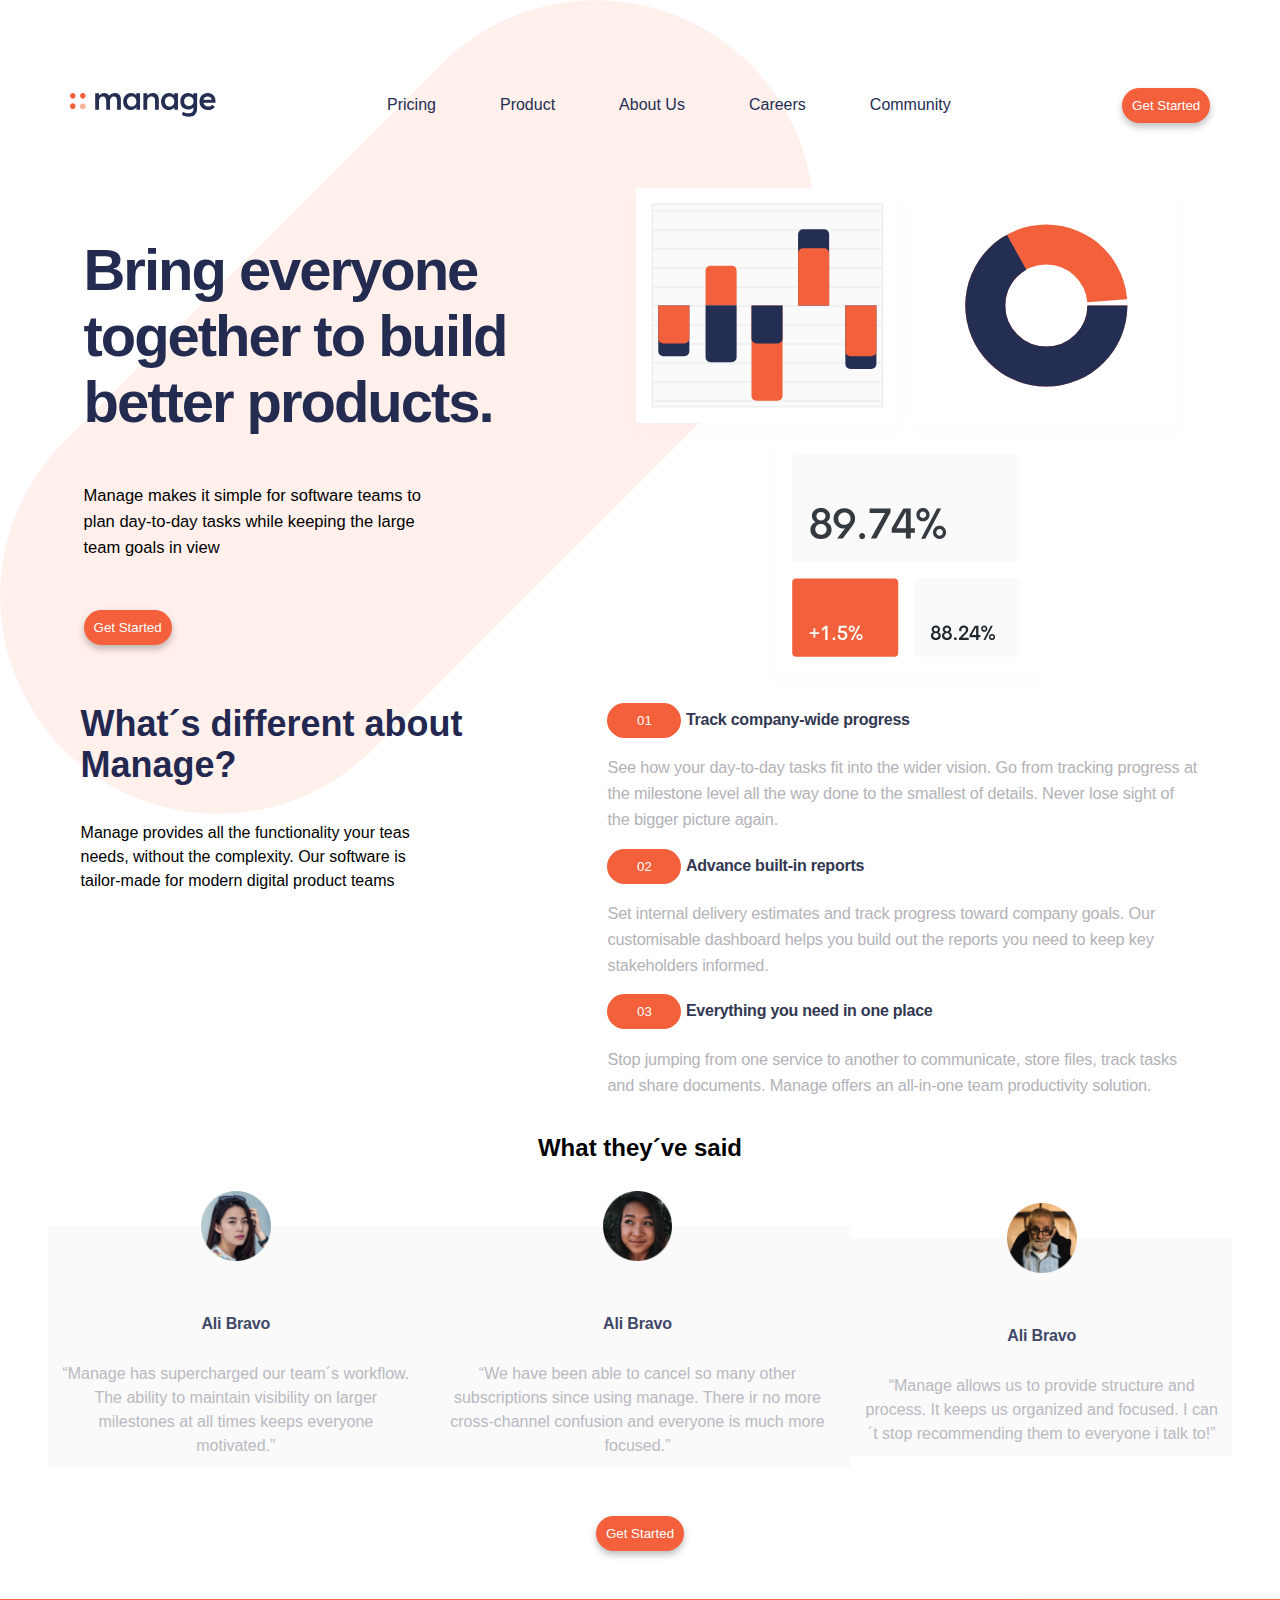
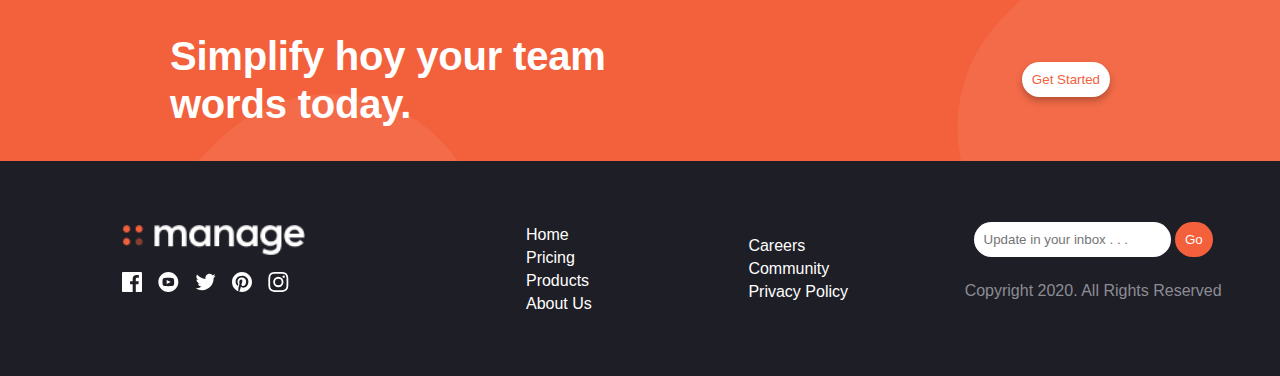
<file: index.html>
<!DOCTYPE html>

<html lang="es">

<head>
    <meta charset="UTF-8">
    <meta http-equiv="X-UA-Compatible" content="IE=edge">
    <link rel="stylesheet" href="css\style.css">
    <meta name="viewport" content="width=device-width, initial-scale=1.0">
</head>

<body>
    <header>
        <img class="logo" src="imagenes\logo.svg" alt="Logo Manage">
        <nav class="navbar">
            <ul class="lista">
                <li class="links"><a href="#">Pricing</a></li>
                <li class="links"><a href="#">Product</a></li>
                <li class="links"><a href="#">About Us</a></li>
                <li class="links"><a href="#">Careers</a></li>
                <li class="links"><a href="#">Community</a></li>
            </ul>
        </nav>
        <button class="boton-naranja" type="button">Get Started</button>
    </header>
    <main>
        <section class="home">
            <article class="text-home">
                <h1>Bring everyone together to build better products.</h1>
                <p>Manage makes it simple for software teams to plan day-to-day tasks while keeping the large team goals
                    in view</p>
                <button class="boton-naranja" type="button">Get Started</button>
            </article>
            <img class="ilustracion" src="imagenes\illustration-intro.svg" alt="ilustraciones graficas">
        </section>
        <section class="aboutUs">
            <article class="aboutUs-text">
                <h2>What´s different about Manage?</h2>
                <p>Manage provides all the functionality your teas needs, without the complexity. Our software is
                    tailor-made for modern digital product teams</p>
            </article>
            <article class="aboutUs-viñetas">
                <ul class="aboutUs-viñetas-lista" type="none">
                    <li>
                        <button>01</button>
                        <h3>Track company-wide progress</h3>
                        <p>See how your day-to-day tasks fit into the wider vision. Go from tracking progress at the
                            milestone level all the way done to the smallest of details. Never lose sight of the bigger
                            picture again.</p>
                    </li>
                    <li>
                        <button>02</button>
                        <h3>Advance built-in reports</h3>
                        <p>Set internal delivery estimates and track progress toward company goals. Our customisable
                            dashboard helps you build out the reports you need to keep key stakeholders informed.</p>
                    </li>
                    <li>
                        <button>03</button>
                        <h3>Everything you need in one place</h3>
                        <p>Stop jumping from one service to another to communicate, store files, track tasks and share
                            documents. Manage offers an all-in-one team productivity solution.</p>
                    </li>
                </ul>
            </article>
        </section>
        <section class="testimonios">
            <h2>What they´ve said</h2>
            <div>
                <article class="cards">
                    <img src="imagenes/avatar-anisha.png" alt="Anisha">
                    <h3>Ali Bravo</h3>
                    <p>“Manage has supercharged our team´s workflow. The ability to maintain visibility on larger
                        milestones
                        at all times keeps everyone motivated.”</p>
                </article>
                <article class="cards">
                    <img src="imagenes/avatar-ali.png" alt="Ali">
                    <h3>Ali Bravo</h3>
                    <p>“We have been able to cancel so many other subscriptions since using manage. There ir no more
                        cross-channel confusion and everyone is much more focused.”</p>
                </article>
                <article class="cards">
                    <img src="imagenes/avatar-richard.png" alt="Richard">
                    <h3>Ali Bravo</h3>
                    <p>“Manage allows us to provide structure and process. It keeps us organized and focused. I can´t
                        stop
                        recommending them to everyone i talk to!”</p>
                </article>
            </div>
            <button class="boton-naranja" type="button">Get Started</button>
        </section>
    </main>
    <footer>
        <div class="barra-naranja">
            <h2>Simplify hoy your team words today.</h2>
            <button class="boton-blanco" type="button">Get Started</button>
        </div>
        <div class="barra-violeta">
            <div class="logos">
                <img src="imagenes\logo blanco.png" alt="Logo Manage" class="logo">
                <div>
                    <ul class="lista-redes" type="none">
                        <li><a href="https://www.facebook.com/" target="_blank"><img src="imagenes\icon-facebook.svg"
                                    alt="Icono Facebook"></a></li>
                        <li><a href="https://www.youtube.com/" target="_blank"><img src="imagenes\icon-youtube.svg"
                                    alt="Icono Youtube"></a></li>
                        <li><a href="https://www.twitter.com" target="_blank"><img src="imagenes\icon-twitter.svg"
                                    alt="Icono Twitter"></a></li>
                        <li><a href="https://www.pinterest.com/" target="_blank"><img src="imagenes\icon-pinterest.svg"
                                    alt="Icono Pinterest"></a></li>
                        <li><a href="https://www.instagram.com/" target="_blank"><img src="imagenes\icon-instagram.svg"
                                    alt="Icono Instagram"></a></li>
                    </ul>
                </div>
            </div>
            <div class="listaUno">
                <ul type="none">
                    <li><a href="#">Home</a></li>
                    <li><a href="#">Pricing</a></li>
                    <li><a href="#">Products</a></li>
                    <li><a href="#">About Us</a></li>
                </ul>
            </div>
            <div class="listaDos">
                <ul type="none">
                    <li><a href="#">Careers</a></li>
                    <li><a href="#">Community</a></li>
                    <li><a href="#">Privacy Policy</a></li>
                </ul>
            </div>
            <div class="formulario">
                <form action="#" id="email" method="post">
                    <input type="email" placeholder="Update in your inbox . . . ">
                    <input type="submit" value="Go">
                </form>
                <p>Copyright 2020. All Rights Reserved</p>
            </div>
        </div>

    </footer>

</body>

</html>
</file>
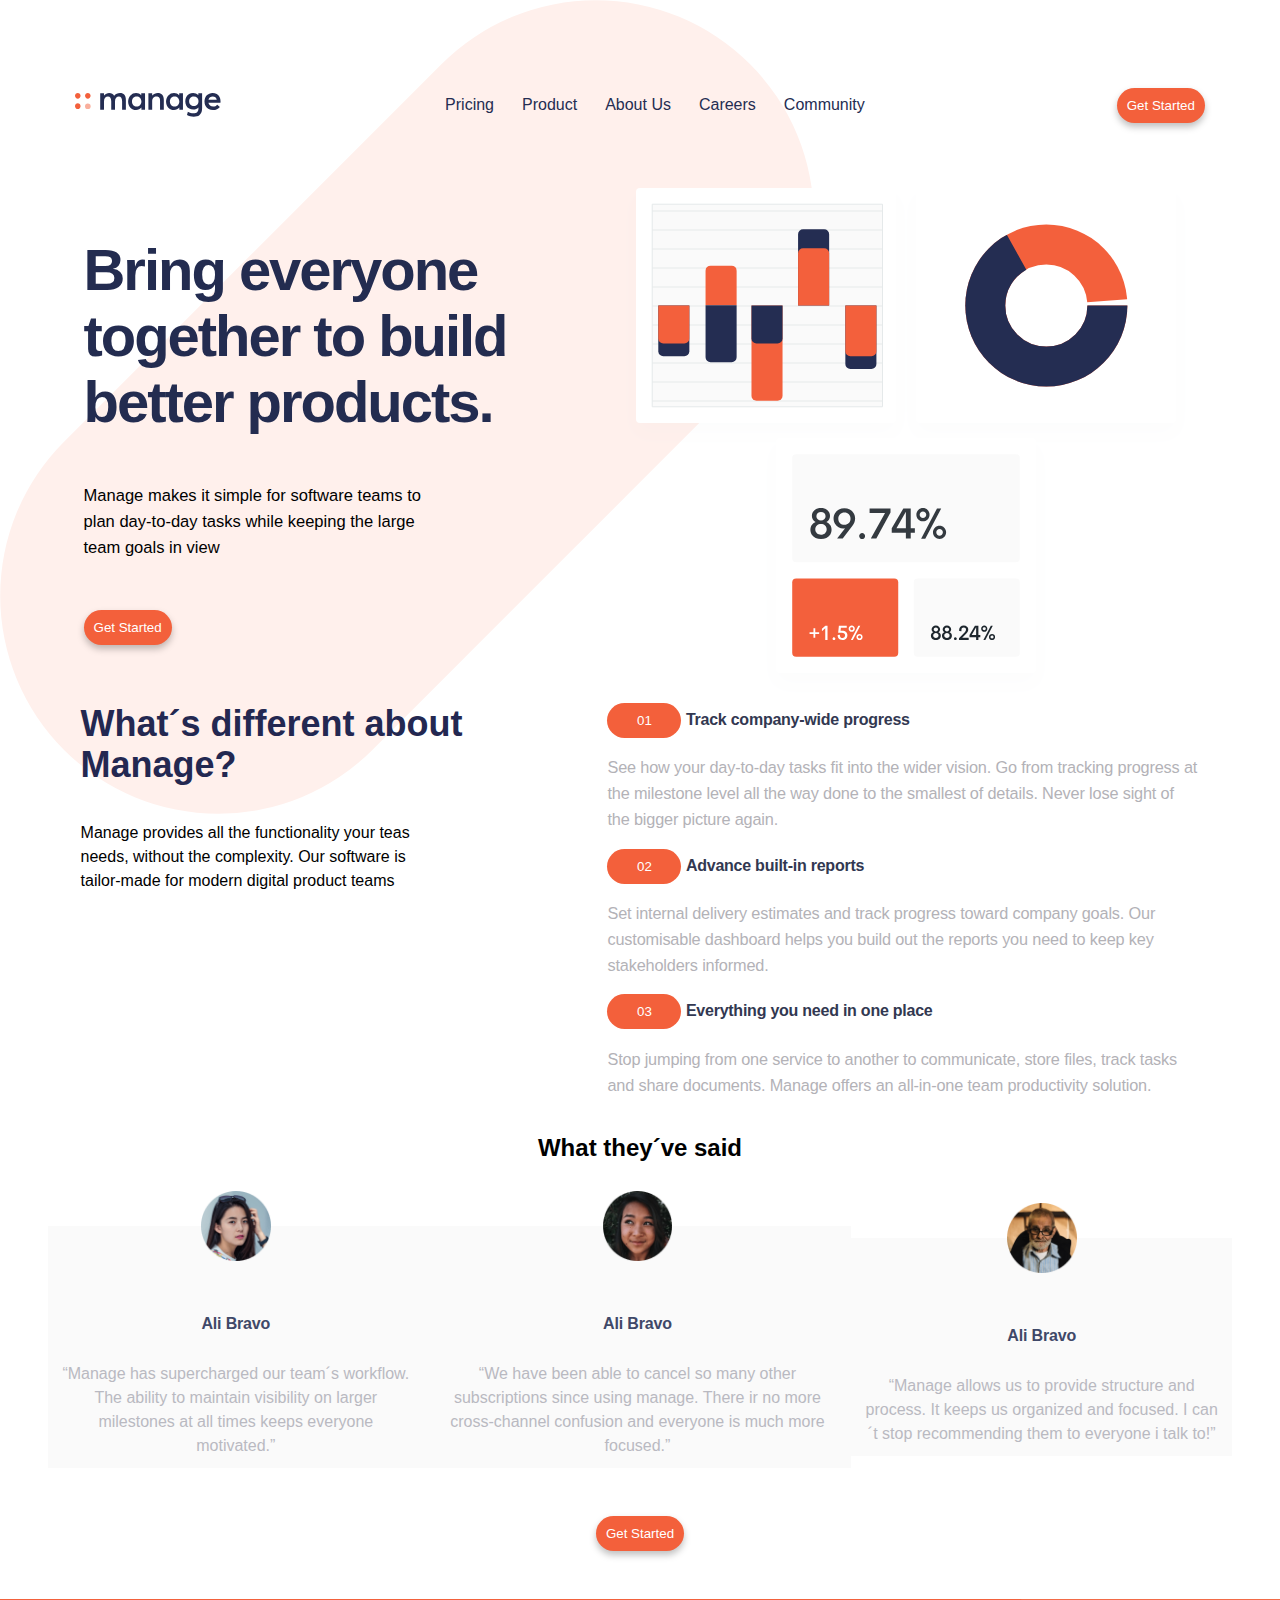
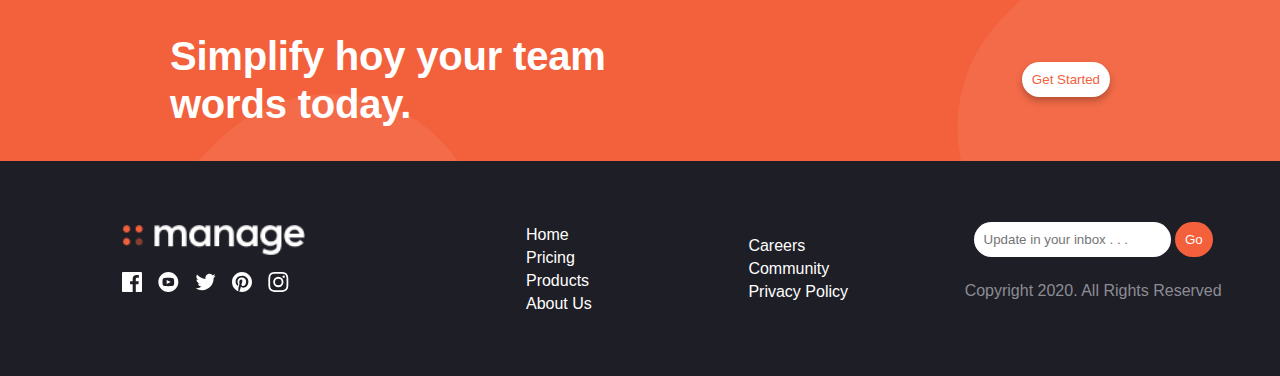
<file: Diego-Cancela/index.html>
<!DOCTYPE html>

<html lang="es">

<head>
    <meta charset="UTF-8">
    <meta http-equiv="X-UA-Compatible" content="IE=edge">
    <link rel="stylesheet" href="css\style.css">
</head>

<body>
    <header>
        <nav class="navbar">
            <img class="logo" src="imagenes\logo.svg" alt="Logo Manage">
            <ul class="lista">
                <li class="links"><a href="#">Pricing</a></li>
                <li class="links"><a href="#">Product</a></li>
                <li class="links"><a href="#">About Us</a></li>
                <li class="links"><a href="#">Careers</a></li>
                <li class="links"><a href="#">Community</a></li>
            </ul>
            <button class="boton-naranja" type="button">Get Started</button>
        </nav>
    </header>
    <main>
        <section class="home">
            <article class="text-home">
                <h1>Bring everyone together to build better products.</h1>
                <p>Manage makes it simple for software teams to plan day-to-day tasks while keeping the large team goals
                    in view</p>
                <button class="boton-naranja" type="button">Get Started</button>
            </article>
            <img class="ilustracion" src="imagenes\illustration-intro.svg" alt="ilustraciones graficas">
        </section>
        <section class="aboutUs">
            <article class="aboutUs-text">
                <h2>What´s different about Manage?</h2>
                <p>Manage provides all the functionality your teas needs, without the complexity. Our software is
                    tailor-made for modern digital product teams</p>
            </article>
            <article class="aboutUs-viñetas">
                <ul class="aboutUs-viñetas-lista" type="none">
                    <li>
                        <button>01</button>
                        <h3>Track company-wide progress</h3>
                        <p>See how your day-to-day tasks fit into the wider vision. Go from tracking progress at the
                            milestone level all the way done to the smallest of details. Never lose sight of the bigger
                            picture again.</p>
                    </li>
                    <li>
                        <button>02</button>
                        <h3>Advance built-in reports</h3>
                        <p>Set internal delivery estimates and track progress toward company goals. Our customisable
                            dashboard helps you build out the reports you need to keep key stakeholders informed.</p>
                    </li>
                    <li>
                        <button>03</button>
                        <h3>Everything you need in one place</h3>
                        <p>Stop jumping from one service to another to communicate, store files, track tasks and share
                            documents. Manage offers an all-in-one team productivity solution.</p>
                    </li>
                </ul>
            </article>
        </section>
        <section class="testimonios">
            <h2>What they´ve said</h2>
            <div>
                <article class="cards">
                    <img src="imagenes/avatar-anisha.png" alt="Anisha">
                    <h3>Ali Bravo</h3>
                    <p>“Manage has supercharged our team´s workflow. The ability to maintain visibility on larger
                        milestones
                        at all times keeps everyone motivated.”</p>
                </article>
                <article class="cards">
                    <img src="imagenes/avatar-ali.png" alt="Ali">
                    <h3>Ali Bravo</h3>
                    <p>“We have been able to cancel so many other subscriptions since using manage. There ir no more
                        cross-channel confusion and everyone is much more focused.”</p>
                </article>
                <article class="cards">
                    <img src="imagenes/avatar-richard.png" alt="Richard">
                    <h3>Ali Bravo</h3>
                    <p>“Manage allows us to provide structure and process. It keeps us organized and focused. I can´t
                        stop
                        recommending them to everyone i talk to!”</p>
                </article>
            </div>
            <button class="boton-naranja" type="button">Get Started</button>
        </section>
    </main>
    <footer>
        <div class="barra-naranja">
            <h2>Simplify hoy your team words today.</h2>
            <button class="boton-blanco" type="button">Get Started</button>
        </div>
        <div class="barra-violeta">
            <div class="logos">
                <img src="imagenes\logo blanco.png" alt="Logo Manage" class="logo">
                <div>
                    <ul class="lista-redes" type="none">
                        <li><a href="https://www.facebook.com/" target="_blank"><img src="imagenes\icon-facebook.svg"
                                    alt="Icono Facebook"></a></li>
                        <li><a href="https://www.youtube.com/" target="_blank"><img src="imagenes\icon-youtube.svg"
                                    alt="Icono Youtube"></a></li>
                        <li><a href="https://www.twitter.com" target="_blank"><img src="imagenes\icon-twitter.svg"
                                    alt="Icono Twitter"></a></li>
                        <li><a href="https://www.pinterest.com/" target="_blank"><img src="imagenes\icon-pinterest.svg"
                                    alt="Icono Pinterest"></a></li>
                        <li><a href="https://www.instagram.com/" target="_blank"><img src="imagenes\icon-instagram.svg"
                                    alt="Icono Instagram"></a></li>
                    </ul>
                </div>
            </div>
            <div class="listaUno">
                <ul type="none">
                    <li><a href="#">Home</a></li>
                    <li><a href="#">Pricing</a></li>
                    <li><a href="#">Products</a></li>
                    <li><a href="#">About Us</a></li>
                </ul>
            </div>
            <div class="listaDos">
                <ul type="none">
                    <li><a href="#">Careers</a></li>
                    <li><a href="#">Community</a></li>
                    <li><a href="#">Privacy Policy</a></li>
                </ul>
            </div>
            <div class="formulario">
                <form action="#" id="email" method="post">
                    <input type="email" placeholder="Update in your inbox . . . ">
                    <input type="submit" value="Go">
                </form>
                <p>Copyright 2020. All Rights Reserved</p>
            </div>
        </div>

    </footer>

</body>

</html>
</file>
